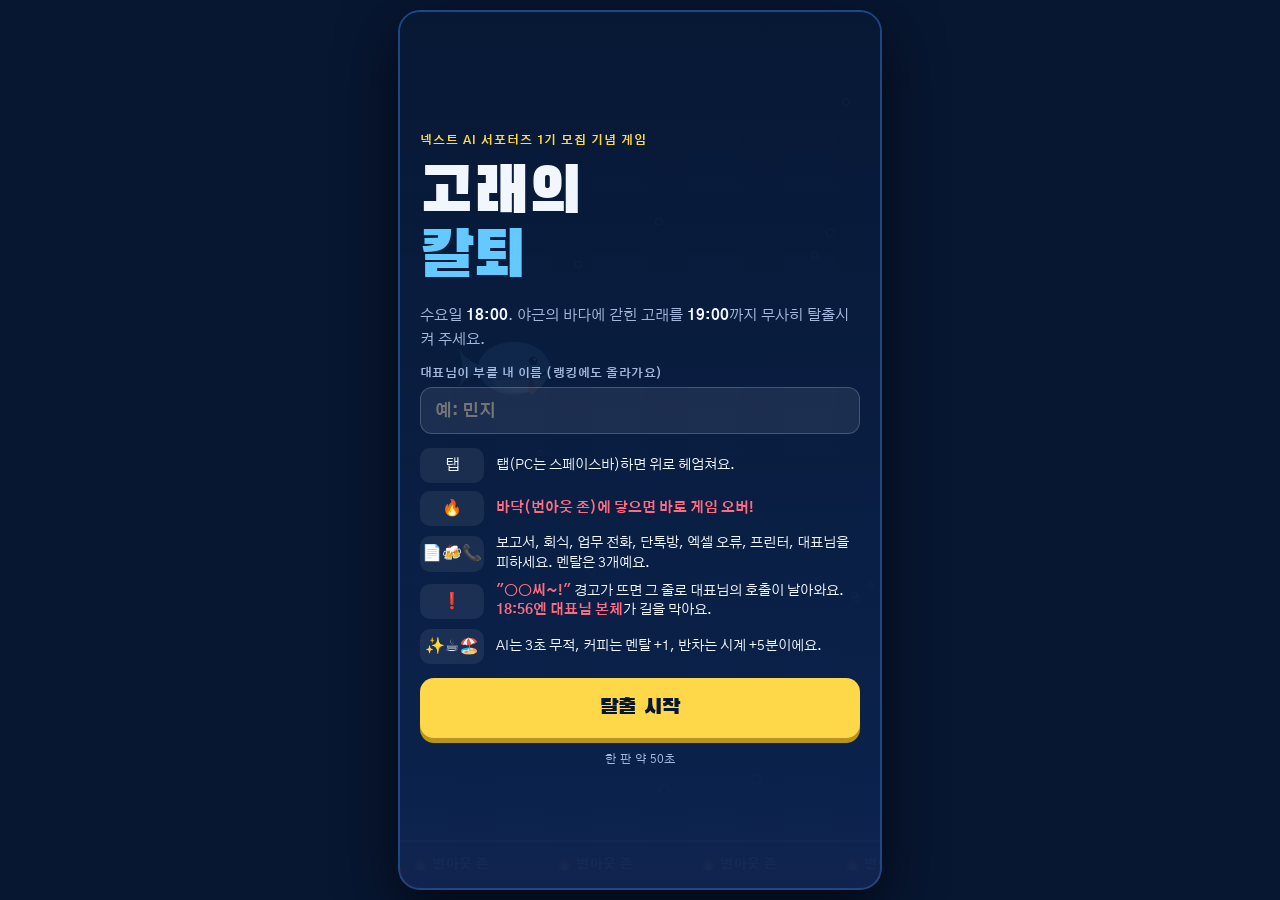
<file: game/index.html>
<!DOCTYPE html>
<html lang="ko">
<head>
<meta charset="utf-8">
<meta name="viewport" content="width=device-width, initial-scale=1, viewport-fit=cover">
<title>고래의 칼퇴 🐳 | 넥스트 AI 서포터즈</title>
<meta name="description" content="19시까지 야근을 피해 탈출하세요. 대표님이 당신 이름을 부릅니다. 넥스트 AI 서포터즈 1기 모집 기념 게임.">
<meta name="theme-color" content="#071631">
<meta property="og:type" content="website">
<meta property="og:site_name" content="사단법인 고래">
<meta property="og:title" content="고래의 칼퇴 🐳">
<meta property="og:description" content="19시까지 야근을 피해 탈출하세요. 대표님이 당신 이름을 부릅니다.">
<meta property="og:url" content="https://go-rae.com/game/">
<meta property="og:image" content="https://go-rae.com/game/og.png">
<meta property="og:image:width" content="1200">
<meta property="og:image:height" content="630">
<meta property="og:image:alt" content="고래의 칼퇴 - 넥스트 AI 서포터즈 1기 모집 기념 게임">
<meta name="twitter:card" content="summary_large_image">
<link rel="preconnect" href="https://fonts.googleapis.com">
<link rel="preconnect" href="https://fonts.gstatic.com" crossorigin>
<link rel="stylesheet" href="https://fonts.googleapis.com/css2?family=Black+Han+Sans&family=Gothic+A1:wght@400;700;900&display=swap">
<style>
/* Layout: one full-height arcade cabinet, deep-sea office at night; HTML overlays on a canvas. Single dark look by choice. */
:root{
  --sea-deep:#071631;
  --sea:#0f2f5e;
  --whale:#63c9ff;
  --gold:#ffd84a;
  --danger:#ff6b81;
  --paper:#f2f6ff;
  --muted:#a3b8dc;
  --ink:#071631;
  --display:'Black Han Sans','Gothic A1',system-ui,sans-serif;
  --body:'Gothic A1',system-ui,-apple-system,sans-serif;
  color-scheme:dark;
}
html,body{height:100%;margin:0}
[hidden]{display:none!important}
body{
  background:var(--sea-deep);color:var(--paper);font-family:var(--body);
  overflow:hidden;
  padding-left:max(16px,env(safe-area-inset-left,0px));
  padding-right:max(16px,env(safe-area-inset-right,0px));
  padding-top:max(12px,env(safe-area-inset-top,0px));padding-bottom:max(12px,env(safe-area-inset-bottom,0px));box-sizing:border-box;
  display:flex;justify-content:center;
}
.stage{
  position:relative;width:100%;max-width:480px;height:100%;
  border-radius:20px;overflow:hidden;
  box-shadow:0 0 0 2px #1d4785,0 20px 60px #000a;
  touch-action:none;user-select:none;-webkit-user-select:none;
  background:var(--sea);
}
canvas{display:block;width:100%;height:100%}
.overlay{
  position:absolute;inset:0;display:flex;flex-direction:column;
  gap:14px;padding:26px 20px;
  background:linear-gradient(180deg,#071631eb,#0b2450f5);
  overflow-y:auto;touch-action:pan-y;user-select:text;-webkit-user-select:text;
}
.overlay > :first-child{margin-top:auto}
.overlay > :last-child{margin-bottom:auto}
.eyebrow{font-size:12px;font-weight:700;letter-spacing:.08em;color:var(--gold)}
h1{font-family:var(--display);font-weight:400;font-size:clamp(44px,13vw,64px);line-height:1;margin:0;text-wrap:balance;color:var(--paper)}
h1 em{font-style:normal;color:var(--whale)}
h2{font-family:var(--display);font-weight:400;font-size:clamp(28px,8.5vw,40px);line-height:1.1;margin:0;text-wrap:balance}
p{margin:0;line-height:1.6;color:var(--muted);font-size:15px}
p strong{color:var(--paper)}
.challenge{background:#ff6b8126;border:1.5px solid #ff6b8199;border-radius:14px;padding:12px 14px;font-size:14px;line-height:1.5;color:var(--paper)}
.challenge b{color:var(--gold)}
.rules{list-style:none;margin:0;padding:0;display:grid;gap:8px}
.rules li{display:grid;grid-template-columns:64px 1fr;gap:12px;align-items:center;font-size:13.5px;line-height:1.45}
.rules .k{font-size:16px;text-align:center;background:#ffffff12;border-radius:10px;padding:6px 0;white-space:nowrap}
.rules b{color:var(--paper)}
.rules .warn b{color:var(--danger)}
.field{display:grid;gap:6px}
.field label{font-size:12px;font-weight:700;color:var(--muted);letter-spacing:.04em}
input[type=text]{
  font:700 17px var(--body);color:var(--paper);background:#ffffff14;border:1.5px solid #ffffff30;
  border-radius:12px;padding:12px 14px;outline:none;min-width:0;
}
input[type=text]:focus{border-color:var(--whale)}
.btn{
  appearance:none;border:0;cursor:pointer;font-family:var(--display);font-size:22px;
  padding:16px 20px;border-radius:14px;background:var(--gold);color:var(--ink);
  box-shadow:0 5px 0 #b8941c;transition:transform .08s;text-align:center;text-decoration:none;display:block;
}
.btn:active{transform:translateY(3px);box-shadow:0 2px 0 #b8941c}
.btn:focus-visible{outline:3px solid var(--paper);outline-offset:3px}
.btn.ghost{background:transparent;color:var(--paper);box-shadow:inset 0 0 0 2px #ffffff40;font-size:18px;padding:12px}
.btn.blue{background:var(--whale);box-shadow:0 5px 0 #2f8fc4;font-size:18px;padding:12px 14px}
.btn.small{font-size:16px;padding:12px 14px;white-space:nowrap}
.row{display:grid;grid-template-columns:1fr 1fr;gap:10px}
.row.one{grid-template-columns:1fr}
.typecard{background:#ffffff0f;border-radius:18px;padding:18px 16px;display:grid;gap:6px;justify-items:center;text-align:center}
.typecard .temoji{font-size:64px;line-height:1.1}
.typecard .tlabel{font-size:12px;font-weight:700;color:var(--gold);letter-spacing:.06em}
.typecard p{font-size:14px;color:var(--paper)}
.msg{font-size:14px}
.chal-result{font-size:14px;text-align:center;font-weight:700;color:var(--gold)}
.scorecard{display:grid;grid-template-columns:1fr 1fr;gap:10px}
.scorecard div{background:#ffffff10;border-radius:12px;padding:12px 14px;min-width:0}
.scorecard span{display:block;font-size:12px;color:var(--muted);letter-spacing:.04em}
.scorecard b{font-family:var(--display);font-weight:400;font-size:28px;font-variant-numeric:tabular-nums;color:var(--paper)}
.chal{display:grid;gap:8px;background:#ffffff0a;border-radius:14px;padding:14px}
.chal label{font-size:13px;font-weight:700;color:var(--paper)}
.chal-row{display:grid;grid-template-columns:1fr auto;gap:8px}
.chal-out{font-size:13px;color:var(--muted);word-break:break-all;line-height:1.5}
.chal-out b{color:var(--gold)}
.promo{background:#63c9ff1c;border:1.5px solid #63c9ff66;border-radius:16px;padding:16px;display:grid;gap:12px}
.promo p{color:var(--paper);font-size:14px}
.promo .btn{font-size:19px}
.promo small{display:block;font-size:12px;color:var(--muted);line-height:1.5}
.rankbox{background:#ffffff0a;border-radius:14px;padding:14px;display:grid;gap:8px}
.rank-h{font-family:var(--display);font-size:18px;color:var(--gold)}
.rankbox ol{list-style:none;margin:0;padding:0;display:grid;gap:4px}
.rankbox li{display:grid;grid-template-columns:28px 1fr 26px auto;gap:8px;align-items:center;font-size:14px;padding:6px 8px;border-radius:8px;font-variant-numeric:tabular-nums}
.rankbox li.me{background:#ffd84a26;outline:1.5px solid #ffd84a88}
.rankbox .rk{font-family:var(--display);color:var(--muted);text-align:center}
.rankbox li:nth-child(1) .rk{color:var(--gold)}
.rankbox .nm{font-weight:700;color:var(--paper);overflow:hidden;text-overflow:ellipsis;white-space:nowrap;min-width:0}
.rankbox .sc{font-family:var(--display);color:var(--paper)}
.rank-empty{font-size:13px;color:var(--muted)}
.tag{font-size:13px;color:var(--muted);text-align:center}
.tag b{color:var(--gold)}
.foot{font-size:12px;color:var(--muted);text-align:center}
@media (prefers-reduced-motion:reduce){.btn{transition:none}}
</style>
</head>
<body>

<div class="stage" id="stage">
  <canvas id="game" aria-label="고래의 칼퇴 게임 화면"></canvas>

  <section class="overlay" id="startScreen">
    <div class="eyebrow">넥스트 AI 서포터즈 1기 모집 기념 게임</div>
    <h1>고래의<br><em>칼퇴</em></h1>
    <div class="challenge" id="challengeBanner" hidden></div>
    <p>수요일 <strong>18:00</strong>. 야근의 바다에 갇힌 고래를 <strong>19:00</strong>까지 무사히 탈출시켜 주세요.</p>
    <div class="field">
      <label for="playerName">대표님이 부를 내 이름 (랭킹에도 올라가요)</label>
      <input id="playerName" type="text" maxlength="6" placeholder="예: 민지" autocomplete="off">
    </div>
    <ul class="rules">
      <li><span class="k">탭</span><span>탭(PC는 스페이스바)하면 위로 헤엄쳐요.</span></li>
      <li class="warn"><span class="k">🔥</span><span><b>바닥(번아웃 존)에 닿으면 바로 게임 오버!</b></span></li>
      <li><span class="k">📄🍻📞</span><span>보고서, 회식, 업무 전화, 단톡방, 엑셀 오류, 프린터, 대표님을 피하세요. 멘탈은 3개예요.</span></li>
      <li class="warn"><span class="k">❗</span><span><b>"○○씨~!"</b> 경고가 뜨면 그 줄로 대표님의 호출이 날아와요. <b>18:56엔 대표님 본체</b>가 길을 막아요.</span></li>
      <li><span class="k">✨☕🏖️</span><span>AI는 3초 무적, 커피는 멘탈 +1, 반차는 시계 +5분이에요.</span></li>
    </ul>
    <button class="btn" id="startBtn" type="button">탈출 시작</button>
    <div class="rankbox" id="startRankBox" hidden>
      <div class="rank-h">🏆 실시간 칼퇴 랭킹 TOP 10</div>
      <ol id="startRank"></ol>
    </div>
    <div class="foot">한 판 약 50초</div>
  </section>

  <section class="overlay" id="overScreen" hidden>
    <div class="eyebrow" id="overTime">18:42 기록</div>
    <div class="typecard">
      <div class="tlabel" id="tLabel">나의 직장인 유형</div>
      <div class="temoji" id="tEmoji">🐳</div>
      <h2 id="tName">정시 칼퇴러</h2>
      <p id="tDesc"></p>
    </div>
    <p class="msg" id="overMsg"></p>
    <div class="chal-result" id="chalResult" hidden></div>
    <div class="scorecard">
      <div><span>점수</span><b id="overScore">0</b></div>
      <div><span id="rankLabel">최고 기록</span><b id="overRank">0</b></div>
    </div>
    <div class="row" id="actionRow">
      <button class="btn ghost" id="retryBtn" type="button">다시 하기</button>
      <button class="btn blue" id="saveBtn" type="button">결과 카드 저장</button>
    </div>
    <div class="chal" id="chalBox">
      <label for="friendName">친구한테 도전장 보내기 (대표님이 친구 이름을 불러요 ㅋㅋ)</label>
      <div class="chal-row">
        <input id="friendName" type="text" maxlength="6" placeholder="친구 이름" autocomplete="off">
        <button class="btn small" id="chalBtn" type="button">보내기</button>
      </div>
      <div class="chal-out" id="chalOut" hidden></div>
    </div>
    <div class="promo">
      <p>🐳 <strong>이 게임, 코딩 없이 AI한테 말로 시켜서 만들었어요.</strong><br>이렇게 만드는 법, 11월 18일 AI 게임잼에서 무료로 알려드려요!</p>
      <a class="btn" id="applyBtn" href="https://forms.gle/ZkihRXwdyzTAHJ239" target="_blank" rel="noopener">넥스트 AI 서포터즈 신청하기</a>
      <small>무료 · 선착순 50명 · 11월 9일(월) 마감<br>매주 수요일 19:00–21:00 · 대구 수성구 · 만 19–39세</small>
    </div>
    <div class="rankbox" id="overRankBox" hidden>
      <div class="rank-h">🏆 실시간 칼퇴 랭킹 TOP 10</div>
      <ol id="overRankList"></ol>
    </div>
    <div class="tag">결과 카드를 스토리에 올리고 인스타 <b>@go.rae</b>를 태그해 주세요</div>
  </section>
</div>

<script>
(() => {
  // ▼ 랭킹용 Apps Script 웹 앱 주소. 비워 두면 랭킹 없이 동작해요.
  const RANK_API = 'https://script.google.com/macros/s/AKfycbxHZFZOrjnxXMqSPr11xMNlbRIQWXcUADFcXoY-s_DN8QvjlEsgejUQxxZuozdQfr4ZlA/exec';
  const GAME_URL = 'https://go-rae.com/game/';

  const stage = document.getElementById('stage');
  const cvs = document.getElementById('game');
  const ctx = cvs.getContext('2d');
  const $ = id => document.getElementById(id);
  const startScreen = $('startScreen');
  const overScreen = $('overScreen');
  const nameInput = $('playerName');
  const reduceMotion = window.matchMedia('(prefers-reduced-motion: reduce)').matches;
  const EMBEDDED = (() => { try { return window.self !== window.top; } catch (e) { return true; } })();
  const RANK_ON = !!RANK_API && !EMBEDDED;

  const GAME_LEN = 50;
  const FLOOR_H = 40;
  const BOSS_MIN = 56;

  const BAD = ['시발','씨발','씨빨','ㅅㅂ','ㅆㅂ','병신','ㅂㅅ','개새','좆','존나','졸라','미친','닥쳐','섹스','sex','fuck','shit','bitch'];
  const cleanName = s => String(s || '').replace(/[<>"'&=+\-@\\\t\r\n]/g, '').trim().slice(0, 6);
  const safeName = s => { const n = cleanName(s); const flat = n.toLowerCase().replace(/\s/g, ''); return BAD.some(b => flat.includes(b)) ? '익명고래' : n; };

  const TYPES = {
    report:  { e: '📄', label: '보고서',   r: 24, beh: 'straight', from: 0,    msg: '퇴근 5분 전에 보고서 수정 요청이 들어왔어요.' },
    dinner:  { e: '🍻', label: '회식',     r: 24, beh: 'zigzag',   from: 0,    msg: '갑자기 회식이 잡혔어요. 1차는 삼겹살, 2차는 노래방이래요.' },
    call:    { e: '📞', label: '업무 전화', r: 24, beh: 'buzz',     from: 0,    msg: '퇴근 1분 전에 "혹시 지금 잠깐 통화 가능하세요?" 전화가 왔어요.' },
    printer: { e: '🖨️', label: '프린터',   r: 31, beh: 'big',      from: 0,    msg: '프린터가 하필 지금 종이를 씹었어요.' },
    excel:   { e: '📊', label: '#REF!',    r: 24, beh: 'straight', from: 0.18, msg: '엑셀이 #REF!를 뱉었어요. 원인은 아무도 몰라요.' },
    chat:    { e: '💬', label: '@전체',    r: 15, beh: 'cluster',  from: 0.22, msg: '단톡방에 "@전체 내일 오전까지 회신 바랍니다"가 올라왔어요.' },
    boss:    { e: '👔', label: '대표님',   r: 25, beh: 'homing',   from: 0.28, msg: '대표님이 "잠깐 얘기 좀 할까?" 하셨어요.' },
    deadline:{ e: '⏰', label: '마감',     r: 23, beh: 'fast',     from: 0.35, msg: '마감이 내일 아침으로 당겨졌어요.' },
  };
  const BOSS_LINES = ['잠깐만~', '퇴근해? 벌써?', '이거 5분이면 되지?', '내일 회의 자료 있지?', '밥은 먹고 가야지~', '잠깐 얘기 좀 할까?', '메일 확인했어?'];

  // 직장인 유형
  const RESULT = {
    legend:   { e: '🏆', name: '전설의 칼퇴 고래', desc: '멘탈 하나 안 깎이고 19시 정각 퇴근. 회사에 소문 다 났어요.' },
    ai:       { e: '🤖', name: 'AI 의존형 칼퇴러', desc: '일은 AI가, 퇴근은 내가. 이게 바로 미래형 인재.' },
    win:      { e: '🐳', name: '정시 칼퇴러', desc: '상처는 좀 났지만 칼퇴는 칼퇴. 오늘 저녁은 내 거예요.' },
    burnout:  { e: '🔥', name: '번아웃 직전형', desc: '열심히 버티다 바닥까지 가라앉았어요. 오늘은 좀 쉬어요.' },
    unlucky:  { e: '😭', name: '1분 차이 비운의 고래', desc: '퇴근이 코앞이었는데… 문 앞에서 붙잡혔어요.' },
    favorite: { e: '👔', name: '대표님 최애 직원', desc: '대표님이 자꾸 이름을 불러요. 사랑받는 건 좋지만 퇴근은 하고 싶어요.' },
    dinner:   { e: '🍻', name: '회식 자석형', desc: '회식이 당신을 놓아주지 않아요. 2차 노래방 확정.' },
    call:     { e: '📞', name: '전화 공포증형', desc: '퇴근 직전 전화벨만 울리면 심장이 쿵 내려앉아요.' },
    report:   { e: '📄', name: '보고서 노예형', desc: '최종_진짜최종_v7을 쓰다가 해가 졌어요.' },
    printer:  { e: '🖨️', name: '프린터 저주형', desc: '프린터가 당신만 보면 종이를 씹어요.' },
    excel:    { e: '📊', name: '#REF! 울렁증형', desc: '엑셀 오류 원인을 찾다가 퇴근 시간이 지나갔어요.' },
    chat:     { e: '💬', name: '단톡방 알림 지옥형', desc: '@전체 알림에 영혼이 털렸어요.' },
    deadline: { e: '⏰', name: '마감 노예형', desc: '마감은 언제나 당신보다 빨라요.' },
  };

  // 도전장
  const qs = new URLSearchParams(location.search);
  const challenge = qs.get('c') ? {
    from: safeName(qs.get('c')) || '친구',
    score: Math.max(0, Math.min(99999, parseInt(qs.get('s'), 10) || 0)),
    to: safeName(qs.get('to')),
  } : null;

  let W = 400, H = 700;
  function resize() {
    const r = stage.getBoundingClientRect();
    const dpr = Math.min(window.devicePixelRatio || 1, 2);
    W = 400; H = W * r.height / r.width;
    cvs.width = Math.round(r.width * dpr);
    cvs.height = Math.round(r.height * dpr);
    const s = (r.width * dpr) / W;
    ctx.setTransform(s, 0, 0, s, 0, 0);
  }
  window.addEventListener('resize', resize);
  resize();

  let player = '고래';
  try { const saved = localStorage.getItem('whale-name'); if (saved) { player = saved; nameInput.value = saved; } } catch (e) {}
  if (challenge) {
    const b = $('challengeBanner');
    b.textContent = '';
    const s1 = document.createElement('b'); s1.textContent = challenge.from + '님';
    const s2 = document.createElement('b'); s2.textContent = challenge.score.toLocaleString() + '점';
    b.append('🔥 ', s1, '이 도전장을 보냈어요! 기록은 ', s2, '. 이길 수 있어요?');
    b.hidden = false;
    if (challenge.to) nameInput.value = challenge.to;
  }
  let best = 0;
  try { best = +localStorage.getItem('whale-best') || 0; } catch (e) {}

  if (EMBEDDED) { $('saveBtn').hidden = true; $('chalBox').hidden = true; $('actionRow').classList.add('one'); }

  let mode = 'start', t = 0, realT = 0, score = 0, lives = 3;
  let whale, obstacles, items, callouts, walls, popups, spawnT, itemT, coffeeT, halfdayLeft, calloutT, aiT, hurtT, shake, flash, spoutT, bannerIdx, banner, bossSpawned;
  let stats, result, dieT = 0, deathMin = 0, deathLine = '';
  const bubbles = Array.from({ length: 26 }, () => ({ x: Math.random() * 400, y: Math.random() * 900, r: 1 + Math.random() * 3.5, s: 12 + Math.random() * 30 }));

  function reset() {
    t = 0; realT = 0; score = 0; lives = 3;
    whale = { x: 95, y: H * 0.42, vy: 0, r: 24 };
    obstacles = []; items = []; callouts = []; walls = []; popups = [];
    spawnT = 1.0; itemT = 5; coffeeT = 14; halfdayLeft = 1; calloutT = 15;
    aiT = 0; hurtT = 0; shake = 0; flash = 0; spoutT = 0; bannerIdx = 0; banner = null; bossSpawned = false;
    stats = { hits: 0, ai: 0, cause: null, line: '' };
    result = null; dieT = 0;
  }
  reset();

  const progress = () => Math.min(1, t / GAME_LEN);
  const minutes = () => Math.min(60, Math.floor(progress() * 60));
  const clockText = () => minutes() >= 60 ? '19:00' : '18:' + String(minutes()).padStart(2, '0');
  const BANNERS = [
    { at: 20, text: '업무 폭주 구간', sub: '18:20' },
    { at: 40, text: '대표님 퇴근 전 구간', sub: '18:40' },
    { at: BOSS_MIN, text: '대표님 본체 등장!', sub: '18:56 · 열린 쪽으로 빠져나가세요' },
  ];

  function flap() {
    if (mode === 'ready') { mode = 'play'; last = performance.now(); }
    if (mode !== 'play') return;
    whale.vy = -460; spoutT = 0.25;
  }
  cvs.addEventListener('pointerdown', e => {
    if (mode === 'play' || mode === 'ready') { e.preventDefault(); flap(); }
  });
  window.addEventListener('keydown', e => {
    if ((e.code === 'Space' || e.code === 'ArrowUp') && (mode === 'play' || mode === 'ready')) { e.preventDefault(); flap(); }
  });
  nameInput.addEventListener('keydown', e => { if (e.key === 'Enter') { e.preventDefault(); start(); } });

  function start() {
    const v = safeName(nameInput.value);
    player = v || '고래';
    try { localStorage.setItem('whale-name', v); } catch (e) {}
    reset(); mode = 'ready';
    startScreen.hidden = true; overScreen.hidden = true;
    last = performance.now();
  }
  $('startBtn').addEventListener('click', start);
  $('retryBtn').addEventListener('click', () => { reset(); mode = 'ready'; overScreen.hidden = true; last = performance.now(); });

  function decideType(win, cause) {
    if (win && stats.hits === 0) return 'legend';
    if (win && stats.ai >= 3) return 'ai';
    if (win) return 'win';
    if (cause === 'floor') return 'burnout';
    if (minutes() >= 55) return 'unlucky';
    if (cause === 'callout' || cause === 'boss' || cause === 'bossfinal') return 'favorite';
    return RESULT[cause] ? cause : 'report';
  }

  function end(win, cause) {
    if (win) score += 500 + lives * 100;
    stats.cause = cause || null;
    result = { win, cause, key: decideType(win, cause), clock: clockText(), floor: cause === 'floor' };
    if (score > best) { best = score; try { localStorage.setItem('whale-best', best); } catch (e) {} }
    if (win) { mode = 'over'; showOver(); }
    else { mode = 'dying'; dieT = 0; deathMin = minutes(); deathLine = result.floor ? '몸이 무거워… 좀 쉬고 싶다' : '오늘도 야근… 집에 가고 싶다'; }
    submitScore();
  }

  function deathText(cause) {
    if (cause === 'floor') return '바닥까지 가라앉았어요. 번아웃이에요.';
    if (cause === 'callout') return `대표님이 "${player}씨, ${stats.line}" 하고 부르셨어요.`;
    if (cause === 'bossfinal') return `퇴근 직전, 대표님 본체가 "${player}씨, 나가기 전에 잠깐…" 하고 막아섰어요.`;
    return TYPES[cause] ? TYPES[cause].msg : '';
  }

  function showOver() {
    const R = RESULT[result.key];
    $('overTime').textContent = result.win ? '19:00 정시 탈출' : result.clock + (result.floor ? '에 번아웃' : '에 붙잡힘 → 22:47 퇴근');
    $('tLabel').textContent = player + '씨의 직장인 유형';
    $('tEmoji').textContent = R.e;
    $('tName').textContent = R.name;
    $('tDesc').textContent = R.desc;
    const msg = $('overMsg'); msg.textContent = '';
    const strong = document.createElement('strong');
    if (result.win) { msg.append('19시 정각에 사무실을 빠져나왔어요. '); strong.textContent = '이 정도면 수요일 저녁엔 AI 배우러 가도 되겠어요.'; }
    else { msg.append(deathText(result.cause) + ' '); strong.textContent = '수요일엔 AI 배우러 가야 했는데…'; }
    msg.append(strong);
    $('overScore').textContent = score.toLocaleString();
    const cr = $('chalResult');
    if (challenge) {
      cr.hidden = false;
      cr.textContent = score > challenge.score
        ? `🎉 ${challenge.from}님 기록(${challenge.score.toLocaleString()}점)을 이겼어요! 도전장 돌려주기 ㄱㄱ`
        : `😤 ${challenge.from}님 기록(${challenge.score.toLocaleString()}점)까지 ${(challenge.score - score + 1).toLocaleString()}점 남았어요`;
    }
    renderMyRank();
    $('chalOut').hidden = true; $('friendName').value = '';
    overScreen.hidden = false;
    overScreen.scrollTop = 0;
  }

  // ───── 랭킹 ─────
  let topCache = null, myRank = null, rankPending = false;
  function renderRankList(ol, box) {
    if (!RANK_ON || !topCache) { box.hidden = true; return; }
    box.hidden = false; ol.textContent = '';
    if (!topCache.length) { const li = document.createElement('li'); li.className = 'rank-empty'; li.textContent = '아직 기록이 없어요. 첫 번째 칼퇴 고래가 되어 보세요!'; ol.append(li); return; }
    topCache.forEach((r, i) => {
      const li = document.createElement('li');
      if (r.n === player && mode !== 'start') li.className = 'me';
      const rk = document.createElement('span'); rk.className = 'rk'; rk.textContent = i + 1;
      const nm = document.createElement('span'); nm.className = 'nm'; nm.textContent = r.n;
      const tp = document.createElement('span'); tp.textContent = (RESULT[r.t] || RESULT.win).e;
      const sc = document.createElement('span'); sc.className = 'sc'; sc.textContent = Number(r.s).toLocaleString();
      li.append(rk, nm, tp, sc); ol.append(li);
    });
  }
  function renderMyRank() {
    if (RANK_ON && myRank) { $('rankLabel').textContent = `랭킹 (${myRank.total.toLocaleString()}명 중)`; $('overRank').textContent = myRank.rank + '위'; }
    else if (RANK_ON && rankPending) { $('rankLabel').textContent = '랭킹'; $('overRank').textContent = '집계 중…'; }
    else { $('rankLabel').textContent = '최고 기록'; $('overRank').textContent = best.toLocaleString(); }
    renderRankList($('overRankList'), $('overRankBox'));
  }
  async function loadTop() {
    if (!RANK_ON) return;
    try {
      const r = await fetch(RANK_API + '?action=top');
      const j = await r.json();
      if (j && j.ok) { topCache = j.top || []; renderRankList($('startRank'), $('startRankBox')); }
    } catch (e) {}
  }
  async function submitScore() {
    if (!RANK_ON) return;
    myRank = null; rankPending = true;
    const payload = { name: player, score, type: result.key, secs: Math.round(realT * 10) / 10 };
    try {
      const r = await fetch(RANK_API, { method: 'POST', headers: { 'Content-Type': 'text/plain;charset=utf-8' }, body: JSON.stringify(payload) });
      const j = await r.json();
      if (j && j.ok) { myRank = { rank: j.rank, total: j.total }; topCache = j.top || topCache; }
    } catch (e) {}
    rankPending = false;
    if (!overScreen.hidden) renderMyRank();
    renderRankList($('startRank'), $('startRankBox'));
  }
  loadTop();

  // ───── 결과 카드 이미지 ─────
  function wrapLines(c, text, maxW) {
    const words = text.split(' '); const lines = []; let line = '';
    for (const w of words) {
      const test = line ? line + ' ' + w : w;
      if (c.measureText(test).width <= maxW) { line = test; continue; }
      if (line) lines.push(line);
      if (c.measureText(w).width <= maxW) { line = w; continue; }
      line = '';
      for (const ch of w) { if (c.measureText(line + ch).width > maxW) { lines.push(line); line = ch; } else line += ch; }
    }
    if (line) lines.push(line);
    return lines;
  }
  async function makeCard() {
    try { await Promise.all([document.fonts.load('100px "Black Han Sans"'), document.fonts.load('700 40px "Gothic A1"')]); } catch (e) {}
    const R = RESULT[result.key];
    const c = document.createElement('canvas'); c.width = 1080; c.height = 1920;
    const g = c.getContext('2d');
    const bg = g.createLinearGradient(0, 0, 0, 1920); bg.addColorStop(0, '#0f2f5e'); bg.addColorStop(1, '#071631');
    g.fillStyle = bg; g.fillRect(0, 0, 1080, 1920);
    const fl = g.createLinearGradient(0, 1760, 0, 1920); fl.addColorStop(0, 'rgba(255,80,80,0)'); fl.addColorStop(1, 'rgba(160,20,40,.9)');
    g.fillStyle = fl; g.fillRect(0, 1760, 1080, 160);
    g.textAlign = 'center'; g.textBaseline = 'alphabetic';
    g.fillStyle = '#ffd84a'; g.font = '700 42px "Gothic A1", sans-serif'; g.fillText('🐳 고래의 칼퇴 결과', 540, 190);
    g.fillStyle = '#a3b8dc'; g.font = '700 50px "Gothic A1", sans-serif'; g.fillText(player + '씨의 직장인 유형은', 540, 300);
    g.font = '260px system-ui, "Apple Color Emoji", "Segoe UI Emoji", sans-serif'; g.fillText(R.e, 540, 620);
    let fs = 120; g.font = fs + 'px "Black Han Sans", sans-serif';
    while (g.measureText(R.name).width > 960 && fs > 60) { fs -= 6; g.font = fs + 'px "Black Han Sans", sans-serif'; }
    g.fillStyle = '#f2f6ff'; g.fillText(R.name, 540, 800);
    g.font = '700 46px "Gothic A1", sans-serif'; g.fillStyle = '#d6e2f7';
    wrapLines(g, R.desc, 900).forEach((l, i) => g.fillText(l, 540, 900 + i * 66));
    // score boxes
    const boxes = [['점수', score.toLocaleString()], RANK_ON && myRank ? ['랭킹', myRank.rank + '위'] : ['기록', result.win ? '19:00 칼퇴' : result.clock]];
    boxes.forEach(([k, v], i) => {
      const x = 90 + i * 470;
      g.fillStyle = 'rgba(255,255,255,0.08)'; g.beginPath(); g.roundRect(x, 1090, 430, 220, 30); g.fill();
      g.fillStyle = '#a3b8dc'; g.font = '700 38px "Gothic A1", sans-serif'; g.fillText(k, x + 215, 1160);
      g.fillStyle = '#f2f6ff'; g.font = '84px "Black Han Sans", sans-serif'; g.fillText(v, x + 215, 1265);
    });
    // promo
    g.fillStyle = 'rgba(99,201,255,0.16)'; g.beginPath(); g.roundRect(90, 1380, 900, 330, 34); g.fill();
    g.strokeStyle = 'rgba(99,201,255,0.6)'; g.lineWidth = 3; g.stroke();
    g.fillStyle = '#f2f6ff'; g.font = '52px "Black Han Sans", sans-serif';
    g.fillText('이 게임 만드는 법, 무료로 배워요', 540, 1470);
    g.fillStyle = '#d6e2f7'; g.font = '700 38px "Gothic A1", sans-serif';
    g.fillText('넥스트 AI 서포터즈 1기 · 선착순 50명', 540, 1545);
    g.fillText('11/9(월) 마감 · 대구 수성구 · 무료', 540, 1600);
    g.fillStyle = '#ffd84a'; g.font = '700 40px "Gothic A1", sans-serif'; g.fillText('go-rae.com/game', 540, 1670);
    g.fillStyle = '#f2f6ff'; g.font = '700 34px "Gothic A1", sans-serif'; g.fillText('@go.rae', 540, 1850);
    return c;
  }
  $('saveBtn').addEventListener('click', async () => {
    const btn = $('saveBtn'); btn.disabled = true; const old = btn.textContent; btn.textContent = '만드는 중…';
    try {
      const c = await makeCard();
      const blob = await new Promise(res => c.toBlob(res, 'image/png'));
      const file = new File([blob], 'gorae-kaltoe.png', { type: 'image/png' });
      let shared = false;
      if (navigator.canShare && navigator.canShare({ files: [file] })) {
        try { await navigator.share({ files: [file], title: '고래의 칼퇴', text: `나는 ${RESULT[result.key].name} 🐳 ${GAME_URL}` }); shared = true; }
        catch (e) { if (e && e.name === 'AbortError') shared = true; }
      }
      if (!shared) {
        const a = document.createElement('a'); a.href = URL.createObjectURL(blob); a.download = 'gorae-kaltoe.png';
        document.body.append(a); a.click(); a.remove(); setTimeout(() => URL.revokeObjectURL(a.href), 5000);
      }
    } catch (e) {}
    btn.disabled = false; btn.textContent = old;
  });

  // ───── 도전장 ─────
  $('chalBtn').addEventListener('click', async () => {
    const friend = safeName($('friendName').value);
    const base = location.protocol.startsWith('http') && !EMBEDDED ? location.origin + location.pathname : GAME_URL;
    const url = base + '?c=' + encodeURIComponent(player) + '&s=' + score + (friend ? '&to=' + encodeURIComponent(friend) : '');
    const text = `${friend ? friend + '씨, ' : ''}대표님이 찾으세요 ㅋㅋ 고래의 칼퇴 ${score.toLocaleString()}점 깨 봐요 🐳`;
    const out = $('chalOut'); out.hidden = false; out.textContent = '';
    if (navigator.share) {
      try { await navigator.share({ title: '고래의 칼퇴 도전장', text, url }); out.textContent = '도전장을 보냈어요!'; return; }
      catch (e) { if (e && e.name === 'AbortError') { out.hidden = true; return; } }
    }
    let copied = false;
    try { await navigator.clipboard.writeText(text + ' ' + url); copied = true; } catch (e) {}
    const b = document.createElement('b'); b.textContent = copied ? '링크를 복사했어요! 친구한테 붙여넣어 주세요.' : '아래 링크를 복사해서 보내 주세요.';
    out.append(b, document.createElement('br'), url);
  });

  function popup(text, x, y, color) { popups.push({ text, x, y, color, life: 1 }); }
  function pickType(p) {
    const pool = Object.keys(TYPES).filter(k => p >= TYPES[k].from);
    return pool[Math.floor(Math.random() * pool.length)];
  }
  function randY(margin) { return margin + Math.random() * (H - FLOOR_H - margin * 2); }
  function mk(key, x, y, showLabel) {
    return { key, T: TYPES[key], x, y, baseY: y, r: TYPES[key].r, phase: Math.random() * 6.28, passed: false, dead: false, spin: 0, showLabel };
  }
  function spawnObstacle(p) {
    const key = pickType(p);
    const T = TYPES[key];
    if (T.beh === 'cluster') {
      const cy = randY(90);
      const gapAt = Math.floor(Math.random() * 4);
      for (let i = 0; i < 4; i++) {
        if (i === gapAt) continue;
        obstacles.push(mk(key, W + 40 + i * 14, cy - 66 + i * 44, i === 1 || (gapAt === 1 && i === 2)));
      }
      return;
    }
    obstacles.push(mk(key, W + 40, randY(60), true));
    if (p > 0.45 && Math.random() < 0.3) {
      const k2 = pickType(p);
      if (TYPES[k2].beh !== 'cluster') obstacles.push(mk(k2, W + 130, randY(60), true));
    }
  }
  function spawnBossWall() {
    const playH = H - FLOOR_H;
    const gapH = 190;
    const top = Math.random() < 0.5;
    const gapTop = top ? 70 : playH - gapH - 40;
    walls.push({ x: W + 80, w: 110, gapTop, gapH, hitDone: false, passed: false });
  }

  function hit(cause) {
    if (aiT > 0 || hurtT > 0) return false;
    lives--; stats.hits++; hurtT = 1.3; shake = reduceMotion ? 0 : 0.3; flash = 0.35;
    popup('멘탈 -1', whale.x, whale.y - 40, '#ff6b81');
    if (lives <= 0) { end(false, cause); return true; }
    return false;
  }

  function update(dt) {
    t += dt; realT += dt;
    const p = progress();
    const speed = 170 + p * 160;

    while (bannerIdx < BANNERS.length && minutes() >= BANNERS[bannerIdx].at) { banner = { ...BANNERS[bannerIdx], life: 2 }; bannerIdx++; }
    if (banner) { banner.life -= dt; if (banner.life <= 0) banner = null; }

    whale.vy = Math.min(whale.vy + 1350 * dt, 620);
    whale.y += whale.vy * dt;
    if (whale.y < whale.r + 8) { whale.y = whale.r + 8; whale.vy = 0; }
    if (whale.y + whale.r * 0.7 >= H - FLOOR_H) { whale.y = H - FLOOR_H - whale.r * 0.7; flash = 0.5; end(false, 'floor'); return; }

    aiT = Math.max(0, aiT - dt);
    hurtT = Math.max(0, hurtT - dt);
    spoutT = Math.max(0, spoutT - dt);
    shake = Math.max(0, shake - dt);
    flash = Math.max(0, flash - dt);

    const bossTime = minutes() >= BOSS_MIN;
    if (bossTime && !bossSpawned) { bossSpawned = true; if (t < GAME_LEN - 1.6) spawnBossWall(); }

    spawnT -= dt;
    if (spawnT <= 0 && !bossTime) { spawnObstacle(p); spawnT = Math.max(0.62, 1.25 - p * 0.6); }

    itemT -= dt;
    if (itemT <= 0 && !bossTime) { items.push({ kind: 'ai', x: W + 30, y: randY(80), r: 20, ph: 0 }); itemT = 6 + Math.random() * 3; }
    coffeeT -= dt;
    if (coffeeT <= 0 && !bossTime) { items.push({ kind: 'coffee', x: W + 30, y: randY(80), r: 19, ph: 0 }); coffeeT = 12 + Math.random() * 4; }
    if (halfdayLeft > 0 && p > 0.4 && p < 0.8 && Math.random() < dt * 0.12) { items.push({ kind: 'halfday', x: W + 30, y: randY(80), r: 19, ph: 0 }); halfdayLeft--; }

    calloutT -= dt;
    if (calloutT <= 0 && p > 0.25 && !bossTime) {
      const line = BOSS_LINES[Math.floor(Math.random() * BOSS_LINES.length)];
      const text = `👔 ${player}씨~! ${line}`;
      ctx.font = '18px "Black Han Sans", sans-serif';
      const w = Math.min(W - 40, ctx.measureText(text).width + 34);
      callouts.push({ y: randY(70), warn: 1.15, x: W + 10, w, h: 46, passed: false, text, line });
      calloutT = p > 0.7 ? 3.6 + Math.random() * 1.5 : 5.5 + Math.random() * 2.5;
    }

    for (const o of obstacles) {
      if (o.dead) { o.x += 260 * dt; o.y -= 300 * dt; o.spin += 10 * dt; continue; }
      let sp = speed;
      switch (o.T.beh) {
        case 'zigzag': o.phase += dt * 4; o.y = o.baseY + Math.sin(o.phase) * 45; break;
        case 'buzz': sp *= 1.15; break;
        case 'fast': sp *= 1.55; break;
        case 'big': sp *= 0.8; break;
        case 'homing': {
          o.phase += dt * 3;
          if (o.x > whale.x) { const d = whale.y - o.y; o.y += Math.max(-1, Math.min(1, d / 40)) * 70 * dt; }
          o.y += Math.sin(o.phase) * 40 * dt;
          break;
        }
      }
      o.x -= sp * dt;
      if (Math.hypot(o.x - whale.x, o.y - whale.y) < (whale.r + o.r) * 0.78) {
        if (aiT > 0) { o.dead = true; score += 20; popup('AI가 처리함!', o.x, o.y - 30, '#ffd84a'); }
        else if (hit(o.key)) return;
      }
      if (!o.passed && o.x < whale.x - 20) { o.passed = true; score += 10; }
    }
    obstacles = obstacles.filter(o => o.x > -60 && o.y > -80 && o.x < W + 260);

    for (const c of callouts) {
      if (c.warn > 0) { c.warn -= dt; continue; }
      c.x -= speed * 2.2 * dt;
      const left = c.x - c.w, top = c.y - c.h / 2;
      const nx = Math.max(left, Math.min(whale.x, c.x)), ny = Math.max(top, Math.min(whale.y, top + c.h));
      if (!c.dead && Math.hypot(nx - whale.x, ny - whale.y) < whale.r * 0.85) {
        if (aiT > 0) { c.dead = true; score += 40; popup('AI가 대신 대답함!', whale.x + 40, c.y - 30, '#ffd84a'); }
        else { stats.line = c.line; if (hit('callout')) return; }
      }
      if (!c.passed && c.x < whale.x - 10) { c.passed = true; score += 25; }
    }
    callouts = callouts.filter(c => c.x > -10 && !c.dead);

    for (const wl of walls) {
      wl.x -= speed * 0.75 * dt;
      const inX = Math.abs(wl.x - whale.x) < wl.w / 2 + whale.r * 0.6;
      const inGap = whale.y - whale.r * 0.6 > wl.gapTop && whale.y + whale.r * 0.6 < wl.gapTop + wl.gapH;
      if (inX && !inGap && !wl.hitDone) {
        if (aiT > 0) { wl.hitDone = true; score += 100; popup('AI가 대표님을 설득함!', whale.x + 40, whale.y - 40, '#ffd84a'); }
        else if (hurtT <= 0) { wl.hitDone = true; if (hit('bossfinal')) return; }
      }
      if (!wl.passed && wl.x < whale.x - wl.w / 2 - whale.r) { wl.passed = true; if (!wl.hitDone) { score += 150; popup('대표님 따돌림! +150', whale.x + 40, whale.y - 40, '#9be7b8'); } }
    }
    walls = walls.filter(wl => wl.x > -wl.w);

    for (const it of items) {
      it.x -= speed * dt; it.ph += dt * 4;
      if (!it.got && Math.hypot(it.x - whale.x, it.y - whale.y) < whale.r + it.r) {
        it.got = true;
        if (it.kind === 'ai') { aiT = 3; stats.ai++; score += 50; popup('AI 발동! 3초 무적', whale.x + 30, whale.y - 44, '#ffd84a'); }
        else if (it.kind === 'coffee') {
          if (lives < 3) { lives++; popup('커피 수혈! 멘탈 +1', whale.x + 30, whale.y - 44, '#9be7b8'); }
          else { score += 30; popup('커피 +30', whale.x + 30, whale.y - 44, '#9be7b8'); }
        } else if (it.kind === 'halfday') {
          t = Math.min(GAME_LEN * (BOSS_MIN - 0.5) / 60, t + GAME_LEN * 5 / 60); score += 50;
          popup('반차 사용! +5분', whale.x + 30, whale.y - 44, '#7fd3ff');
        }
      }
    }
    items = items.filter(it => it.x > -40 && !it.got);

    for (const b of bubbles) { b.y -= b.s * dt; b.x -= speed * 0.15 * dt; if (b.y < -10) { b.y = H + 10; b.x = Math.random() * W; } if (b.x < -10) b.x = W + 10; }
    for (const pp of popups) { pp.life -= dt * 0.9; pp.y -= 40 * dt; }
    popups = popups.filter(pp => pp.life > 0);

    if (t >= GAME_LEN) end(true);
  }

  function lerp(a, b, k) { return a + (b - a) * k; }
  function mix(c1, c2, k) { return 'rgb(' + c1.map((v, i) => Math.round(lerp(v, c2[i], k))).join(',') + ')'; }

  function drawWhale() {
    const { x, y } = whale;
    const tilt = mode === 'dying' ? 0.6 : Math.max(-0.5, Math.min(0.5, whale.vy / 900));
    const danger = mode === 'dying' || (whale.y + whale.r) > H - FLOOR_H - 50;
    ctx.save();
    ctx.translate(x, y); ctx.rotate(tilt);
    if (mode === 'play' && hurtT > 0 && Math.floor(hurtT * 12) % 2 === 0) ctx.globalAlpha = 0.35;
    if (aiT > 0) { ctx.shadowColor = '#ffd84a'; ctx.shadowBlur = 28; }
    const body = aiT > 0 ? '#ffe27a' : mode === 'dying' ? '#4b8fb8' : '#63c9ff';
    ctx.fillStyle = body;
    ctx.beginPath();
    ctx.moveTo(-22, 0);
    ctx.quadraticCurveTo(-38, -4, -46, -16);
    ctx.quadraticCurveTo(-40, 0, -46, 16);
    ctx.quadraticCurveTo(-38, 4, -22, 0);
    ctx.fill();
    ctx.beginPath(); ctx.ellipse(0, 0, 30, 22, 0, 0, Math.PI * 2); ctx.fill();
    ctx.shadowBlur = 0;
    ctx.fillStyle = aiT > 0 ? '#fff4c4' : '#d8f1ff';
    ctx.beginPath(); ctx.ellipse(4, 10, 22, 10, 0, 0, Math.PI); ctx.fill();
    ctx.fillStyle = '#ff6b81';
    ctx.beginPath(); ctx.moveTo(12, 2); ctx.lineTo(18, 2); ctx.lineTo(16, 6); ctx.closePath(); ctx.fill();
    ctx.beginPath(); ctx.moveTo(14.5, 6); ctx.lineTo(19, 18); ctx.lineTo(15, 22); ctx.lineTo(11, 18); ctx.closePath(); ctx.fill();
    ctx.fillStyle = '#071631';
    if (mode === 'dying') {
      ctx.strokeStyle = '#071631'; ctx.lineWidth = 2;
      ctx.beginPath(); ctx.moveTo(13, -9); ctx.lineTo(19, -3); ctx.moveTo(19, -9); ctx.lineTo(13, -3); ctx.stroke();
    } else {
      ctx.beginPath(); ctx.arc(16, -6, 3.4, 0, Math.PI * 2); ctx.fill();
      ctx.fillStyle = '#fff';
      ctx.beginPath(); ctx.arc(17.2, -7.2, 1.2, 0, Math.PI * 2); ctx.fill();
    }
    ctx.strokeStyle = '#071631'; ctx.lineWidth = 1.6;
    ctx.beginPath();
    if (hurtT > 0 || danger) { ctx.moveTo(20, 4); ctx.lineTo(26, 3); } else { ctx.arc(22, 2, 4, 0.2, Math.PI - 0.6); }
    ctx.stroke();
    if (danger && aiT <= 0) {
      ctx.fillStyle = '#bfe9ff';
      ctx.beginPath(); ctx.moveTo(26, -18); ctx.quadraticCurveTo(31, -10, 26, -8); ctx.quadraticCurveTo(21, -10, 26, -18); ctx.fill();
    }
    if (spoutT > 0) {
      ctx.strokeStyle = '#bfe9ff'; ctx.lineWidth = 2.5; ctx.lineCap = 'round';
      const h = 10 + (0.25 - spoutT) * 60;
      ctx.beginPath(); ctx.moveTo(4, -22); ctx.lineTo(4, -22 - h); ctx.stroke();
      ctx.beginPath(); ctx.moveTo(4, -22 - h); ctx.lineTo(-4, -22 - h + 5); ctx.moveTo(4, -22 - h); ctx.lineTo(12, -22 - h + 5); ctx.stroke();
    }
    ctx.restore();
  }

  function drawCallout(c, now) {
    if (c.warn > 0) {
      const on = Math.floor(now / 120) % 2 === 0;
      ctx.fillStyle = 'rgba(255,107,129,0.12)';
      ctx.fillRect(0, c.y - c.h / 2, W, c.h);
      if (on) {
        const label = `❗ ${player}씨~!`;
        ctx.font = '17px "Black Han Sans", sans-serif';
        const lw = ctx.measureText(label).width + 26;
        ctx.fillStyle = '#ff6b81';
        ctx.beginPath(); ctx.roundRect(W - lw - 10, c.y - 17, lw, 34, 17); ctx.fill();
        ctx.fillStyle = '#fff'; ctx.textAlign = 'center'; ctx.textBaseline = 'middle';
        ctx.fillText(label, W - 10 - lw / 2, c.y + 1);
      }
      return;
    }
    const left = c.x - c.w, top = c.y - c.h / 2;
    ctx.fillStyle = '#fff';
    ctx.beginPath(); ctx.roundRect(left, top, c.w, c.h, 23); ctx.fill();
    ctx.beginPath(); ctx.moveTo(c.x - 30, top + c.h - 2); ctx.lineTo(c.x - 6, top + c.h + 12); ctx.lineTo(c.x - 16, top + c.h - 2); ctx.fill();
    ctx.fillStyle = '#071631'; ctx.font = '18px "Black Han Sans", sans-serif'; ctx.textAlign = 'center'; ctx.textBaseline = 'middle';
    ctx.fillText(c.text, left + c.w / 2, c.y + 1);
    ctx.strokeStyle = 'rgba(255,255,255,0.5)'; ctx.lineWidth = 2;
    for (let i = -1; i <= 1; i++) { ctx.beginPath(); ctx.moveTo(c.x + 8, c.y + i * 12); ctx.lineTo(c.x + 30 - Math.abs(i) * 8, c.y + i * 12); ctx.stroke(); }
  }

  function drawWall(wl) {
    const playH = H - FLOOR_H;
    const x0 = wl.x - wl.w / 2;
    const seg = [[0, wl.gapTop], [wl.gapTop + wl.gapH, playH]];
    for (const [a, b] of seg) {
      if (b - a < 4) continue;
      ctx.fillStyle = '#3a1630';
      ctx.beginPath(); ctx.roundRect(x0, a, wl.w, b - a, 14); ctx.fill();
      ctx.strokeStyle = '#ff6b81'; ctx.lineWidth = 3; ctx.stroke();
      ctx.save();
      ctx.beginPath(); ctx.rect(x0, a, wl.w, b - a); ctx.clip();
      ctx.font = '60px system-ui, "Apple Color Emoji", "Segoe UI Emoji", sans-serif';
      ctx.textAlign = 'center'; ctx.textBaseline = 'middle';
      const mid = (a + b) / 2;
      ctx.fillText('👔', wl.x, mid - 26);
      ctx.fillStyle = '#ffd84a'; ctx.font = '16px "Black Han Sans", sans-serif';
      ctx.fillText(`${player}씨,`, wl.x, mid + 22);
      ctx.fillText('나가기 전에', wl.x, mid + 42);
      ctx.fillText('잠깐…', wl.x, mid + 62);
      ctx.restore();
    }
    // gap hint
    ctx.fillStyle = 'rgba(155,231,184,0.18)';
    ctx.fillRect(x0, wl.gapTop, wl.w, wl.gapH);
    ctx.fillStyle = '#9be7b8'; ctx.font = '700 13px "Gothic A1", sans-serif'; ctx.textAlign = 'center'; ctx.textBaseline = 'middle';
    ctx.fillText('탈출구', wl.x, wl.gapTop + wl.gapH / 2);
  }

  function dyingClock() {
    const k = Math.min(1, dieT / 1.4);
    const from = 18 * 60 + deathMin, to = 22 * 60 + 47;
    const m = Math.round(lerp(from, to, k * k));
    return Math.floor(m / 60) + ':' + String(m % 60).padStart(2, '0');
  }

  function draw(now) {
    const p = progress();
    ctx.save();
    if (shake > 0) ctx.translate((Math.random() - 0.5) * 10, (Math.random() - 0.5) * 10);

    const g = ctx.createLinearGradient(0, 0, 0, H);
    g.addColorStop(0, mix([15, 47, 94], [70, 52, 120], p));
    g.addColorStop(1, mix([7, 22, 49], [30, 26, 70], p));
    ctx.fillStyle = g; ctx.fillRect(-10, -10, W + 20, H + 20);

    ctx.fillStyle = 'rgba(255,255,255,0.035)';
    const off = (t * 40) % 80;
    for (let gx = -off; gx < W; gx += 80) for (let gy = 90; gy < H - 80; gy += 110) ctx.fillRect(gx, gy, 44, 60);

    for (const b of bubbles) {
      ctx.strokeStyle = 'rgba(190,230,255,0.35)'; ctx.lineWidth = 1;
      ctx.beginPath(); ctx.arc(b.x, b.y, b.r, 0, Math.PI * 2); ctx.stroke();
    }

    const fy = H - FLOOR_H;
    const fg = ctx.createLinearGradient(0, fy - 30, 0, H);
    fg.addColorStop(0, 'rgba(255,80,80,0)');
    fg.addColorStop(0.5, 'rgba(255,80,80,0.35)');
    fg.addColorStop(1, 'rgba(160,20,40,0.95)');
    ctx.fillStyle = fg; ctx.fillRect(0, fy - 30, W, FLOOR_H + 30);
    ctx.fillStyle = '#ff6b81'; ctx.fillRect(0, fy, W, 2);
    ctx.font = '700 11px "Gothic A1", sans-serif'; ctx.textBaseline = 'middle'; ctx.textAlign = 'left';
    ctx.fillStyle = 'rgba(255,255,255,0.85)';
    const lo = (t * 60) % 120;
    for (let lx = -lo; lx < W; lx += 120) ctx.fillText('🔥 번아웃 존', lx + 10, fy + FLOOR_H / 2);

    if (p > 0.95) {
      const ex = lerp(W + 80, W - 90, (p - 0.95) / 0.05);
      ctx.fillStyle = '#1fbf75'; ctx.fillRect(ex, H * 0.42 - 30, 78, 40);
      ctx.fillStyle = '#fff'; ctx.font = '22px "Black Han Sans", sans-serif'; ctx.textAlign = 'center'; ctx.textBaseline = 'middle';
      ctx.fillText('퇴근 →', ex + 39, H * 0.42 - 9);
    }

    for (const wl of walls) drawWall(wl);
    for (const c of callouts) drawCallout(c, now);

    for (const it of items) {
      const pulse = 1 + Math.sin(it.ph) * 0.1;
      ctx.save(); ctx.translate(it.x, it.y); ctx.scale(pulse, pulse);
      const col = it.kind === 'ai' ? '#ffd84a' : it.kind === 'coffee' ? '#9be7b8' : '#7fd3ff';
      ctx.shadowColor = col; ctx.shadowBlur = 22;
      ctx.fillStyle = col;
      ctx.beginPath(); ctx.arc(0, 0, it.r, 0, Math.PI * 2); ctx.fill();
      ctx.shadowBlur = 0;
      ctx.textAlign = 'center'; ctx.textBaseline = 'middle';
      if (it.kind === 'ai') { ctx.fillStyle = '#071631'; ctx.font = '20px "Black Han Sans", sans-serif'; ctx.fillText('AI', 0, 1); }
      else { ctx.font = '22px system-ui, "Apple Color Emoji", "Segoe UI Emoji", sans-serif'; ctx.fillText(it.kind === 'coffee' ? '☕' : '🏖️', 0, 1); }
      ctx.restore();
      if (it.kind === 'halfday') {
        ctx.font = '700 11px "Gothic A1", sans-serif'; ctx.fillStyle = '#7fd3ff'; ctx.textAlign = 'center';
        ctx.fillText('반차', it.x, it.y + 32);
      }
    }

    for (const o of obstacles) {
      ctx.save();
      let jx = 0;
      if (o.T.beh === 'buzz' && !o.dead) jx = Math.sin(now / 25) * 2.5;
      ctx.translate(o.x + jx, o.y); ctx.rotate(o.spin);
      const size = o.T.beh === 'big' ? 50 : o.T.beh === 'cluster' ? 26 : 38;
      ctx.font = size + 'px system-ui, "Apple Color Emoji", "Segoe UI Emoji", sans-serif';
      ctx.textAlign = 'center'; ctx.textBaseline = 'middle';
      ctx.fillText(o.T.e, 0, 0);
      if (!o.dead && o.showLabel) {
        ctx.font = '700 12px "Gothic A1", sans-serif';
        const w = ctx.measureText(o.T.label).width + 12;
        const ly = o.r + 2;
        ctx.fillStyle = 'rgba(7,22,49,0.8)';
        ctx.beginPath(); ctx.roundRect(-w / 2, ly, w, 18, 9); ctx.fill();
        ctx.fillStyle = '#ffb3c0';
        ctx.fillText(o.T.label, 0, ly + 9.5);
      }
      ctx.restore();
    }

    drawWhale();

    for (const pp of popups) {
      ctx.globalAlpha = Math.max(0, pp.life);
      ctx.fillStyle = pp.color; ctx.font = '20px "Black Han Sans", sans-serif'; ctx.textAlign = 'center'; ctx.textBaseline = 'alphabetic';
      ctx.fillText(pp.text, Math.min(W - 90, Math.max(90, pp.x)), pp.y);
      ctx.globalAlpha = 1;
    }
    ctx.restore();

    if (flash > 0) { ctx.fillStyle = `rgba(255,60,90,${flash * 0.5})`; ctx.fillRect(0, 0, W, H); }

    if (mode === 'dying') {
      const k = Math.min(1, dieT / 1.4);
      ctx.fillStyle = `rgba(3,8,20,${0.25 + k * 0.5})`; ctx.fillRect(0, 0, W, H);
      ctx.textAlign = 'center'; ctx.textBaseline = 'middle';
      ctx.fillStyle = '#ff6b81'; ctx.font = '72px "Black Han Sans", sans-serif';
      ctx.fillText(dyingClock(), W / 2, H * 0.36);
      ctx.fillStyle = '#a3b8dc'; ctx.font = '700 14px "Gothic A1", sans-serif';
      ctx.fillText(result && result.floor ? '번아웃으로 조퇴는커녕…' : '결국 오늘도 야근', W / 2, H * 0.36 + 50);
      if (dieT > 0.5) {
        const bw = 250, bx = W / 2 - bw / 2, by = H * 0.52;
        ctx.fillStyle = '#f2f6ff';
        ctx.beginPath(); ctx.roundRect(bx, by, bw, 46, 23); ctx.fill();
        ctx.fillStyle = '#071631'; ctx.font = '17px "Black Han Sans", sans-serif';
        ctx.fillText('🐳 ' + deathLine, W / 2, by + 24);
      }
    }

    if (mode !== 'start') {
      ctx.fillStyle = 'rgba(5,16,38,0.7)';
      ctx.beginPath(); ctx.roundRect(W / 2 - 62, 14, 124, 50, 12); ctx.fill();
      ctx.fillStyle = mode === 'dying' ? '#ff6b81' : p > 0.85 ? '#ffd84a' : '#f2f6ff';
      ctx.font = '34px "Black Han Sans", sans-serif'; ctx.textAlign = 'center'; ctx.textBaseline = 'middle';
      ctx.fillText(mode === 'dying' ? dyingClock() : clockText(), W / 2, 41);

      ctx.textAlign = 'left'; ctx.font = '700 12px "Gothic A1", sans-serif'; ctx.fillStyle = '#a3b8dc';
      ctx.fillText('멘탈', 16, 26);
      ctx.font = '18px system-ui, sans-serif';
      for (let i = 0; i < 3; i++) { ctx.fillStyle = i < lives ? '#ff6b81' : 'rgba(255,255,255,0.18)'; ctx.fillText('♥', 16 + i * 20, 46); }

      ctx.textAlign = 'right'; ctx.font = '700 12px "Gothic A1", sans-serif'; ctx.fillStyle = '#a3b8dc';
      ctx.fillText('점수', W - 16, 26);
      ctx.font = '22px "Black Han Sans", sans-serif'; ctx.fillStyle = '#f2f6ff';
      ctx.fillText(score.toLocaleString(), W - 16, 47);

      if (aiT > 0 && mode === 'play') {
        ctx.fillStyle = '#ffd84a'; ctx.fillRect(W / 2 - 50, 70, 100 * (aiT / 3), 5);
        ctx.font = '700 11px "Gothic A1", sans-serif'; ctx.textAlign = 'center'; ctx.fillText('AI가 대신 처리 중…', W / 2, 88);
      }

      if (banner && mode === 'play') {
        const a = Math.min(1, banner.life * 2);
        ctx.globalAlpha = a;
        ctx.fillStyle = 'rgba(255,107,129,0.92)';
        ctx.fillRect(0, H * 0.3 - 34, W, 68);
        ctx.fillStyle = '#fff'; ctx.textAlign = 'center'; ctx.textBaseline = 'middle';
        ctx.font = '700 12px "Gothic A1", sans-serif'; ctx.fillText(banner.sub, W / 2, H * 0.3 - 14);
        ctx.font = '28px "Black Han Sans", sans-serif'; ctx.fillText(banner.text, W / 2, H * 0.3 + 10);
        ctx.globalAlpha = 1;
      }

      if (mode === 'ready') {
        ctx.fillStyle = 'rgba(5,16,38,0.75)';
        ctx.beginPath(); ctx.roundRect(W / 2 - 130, H * 0.6 - 34, 260, 68, 16); ctx.fill();
        ctx.fillStyle = '#ffd84a'; ctx.textAlign = 'center'; ctx.textBaseline = 'middle';
        ctx.font = '24px "Black Han Sans", sans-serif'; ctx.fillText('탭해서 출발!', W / 2, H * 0.6 - 9);
        ctx.font = '700 12px "Gothic A1", sans-serif'; ctx.fillStyle = '#f2f6ff';
        ctx.fillText('바닥에 닿으면 번아웃이에요', W / 2, H * 0.6 + 16);
      }
    }
  }

  let last = performance.now();
  function loop(now) {
    const dt = Math.min(0.033, (now - last) / 1000);
    last = now;
    if (mode === 'play') update(dt);
    else if (mode === 'dying') {
      dieT += dt;
      whale.y = Math.min(H - FLOOR_H + 10, whale.y + 50 * dt);
      for (const pp of popups) { pp.life -= dt * 0.9; pp.y -= 40 * dt; }
      if (dieT > 2.1) { mode = 'over'; showOver(); }
    } else if (mode === 'start' || mode === 'ready') {
      for (const b of bubbles) { b.y -= b.s * dt; if (b.y < -10) b.y = H + 10; }
      whale.y = H * 0.42 + Math.sin(now / 400) * 10;
    }
    draw(now);
    requestAnimationFrame(loop);
  }
  document.addEventListener('visibilitychange', () => { last = performance.now(); });
  requestAnimationFrame(loop);
})();
</script>

</body>
</html>
</file>
